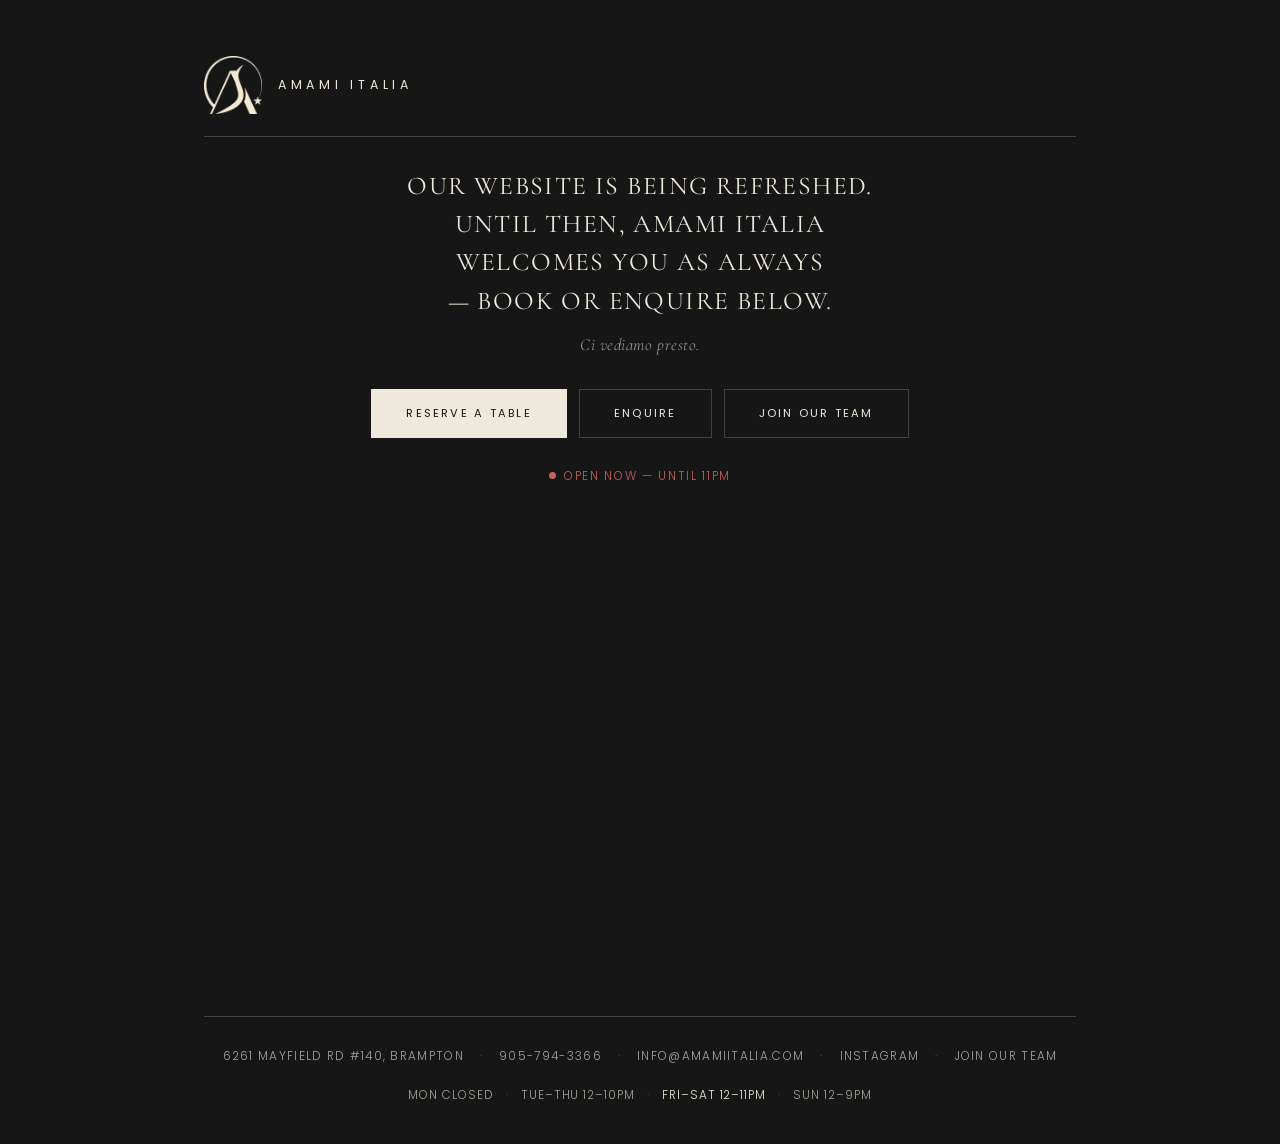
<file: index.html>
<!doctype html>
<html lang="en-CA">
<head>
<meta charset="utf-8">
<meta name="viewport" content="width=device-width,initial-scale=1,viewport-fit=cover">
<title>Amami Italia — Tuscan Restaurant &amp; Lounge in Brampton</title>
<meta name="description" content="Amami Italia — Tuscan restaurant, lounge and catering in Brampton. Our website is being refreshed; reserve a table, call us or enquire here in the meantime.">
<meta name="theme-color" content="#161616">
<meta name="robots" content="index,follow">
<link rel="canonical" href="https://www.amamiitalia.com/">

<link rel="icon" href="assets/favicon.ico" sizes="any">
<link rel="icon" type="image/png" href="assets/favicon-512.png" sizes="512x512">
<link rel="apple-touch-icon" href="assets/apple-touch-icon.png">

<meta property="og:type" content="website">
<meta property="og:site_name" content="Amami Italia">
<meta property="og:locale" content="en_CA">
<meta property="og:url" content="https://www.amamiitalia.com/">
<meta property="og:title" content="Amami Italia — Tuscan Restaurant &amp; Lounge in Brampton">
<meta property="og:description" content="Our website is being refreshed. Until then, reserve a table, call us or enquire.">
<meta property="og:image" content="https://www.amamiitalia.com/assets/og.png">
<meta property="og:image:width" content="1200">
<meta property="og:image:height" content="630">
<meta property="og:image:alt" content="Amami Italia — illustration of the dining room, wine wall and bar.">
<meta name="twitter:card" content="summary_large_image">
<meta name="twitter:image" content="https://www.amamiitalia.com/assets/og.png">

<script type="application/ld+json">{"@context":"https://schema.org","@type":"Restaurant","name":"Amami Italia","url":"https://www.amamiitalia.com/","image":"https://www.amamiitalia.com/assets/og.png","description":"Tuscan restaurant, lounge & catering in Brampton.","telephone":"+1-905-794-3366","email":"info@amamiitalia.com","priceRange":"$$$","servesCuisine":["Italian","Tuscan"],"address":{"@type":"PostalAddress","streetAddress":"6261 Mayfield Rd, #140","addressLocality":"Brampton","addressRegion":"ON","postalCode":"L6P 0X9","addressCountry":"CA"},"openingHoursSpecification":[{"@type":"OpeningHoursSpecification","dayOfWeek":["Tuesday","Wednesday","Thursday"],"opens":"12:00","closes":"22:00"},{"@type":"OpeningHoursSpecification","dayOfWeek":["Friday","Saturday"],"opens":"12:00","closes":"23:00"},{"@type":"OpeningHoursSpecification","dayOfWeek":"Sunday","opens":"12:00","closes":"21:00"}],"acceptsReservations":"https://www.opentable.ca/restref/client/?rid=1470808&lang=en-CA&ot_source=Restaurant%20website","sameAs":["https://www.instagram.com/amamiitalia_official"]}</script>

<link rel="preload" as="font" type="font/woff2" href="assets/fonts/cormorant-garamond-latin-400-normal.woff2" crossorigin>
<link rel="preload" as="font" type="font/woff2" href="assets/fonts/poppins-latin-400-normal.woff2" crossorigin>
<link rel="stylesheet" href="assets/site.css?v=2026-09-17">
</head>
<body>

<a class="skip" href="#main">Skip to content</a>

<main class="stage" id="main">
  <div class="lockup">
    <img class="mark" src="assets/amami-mark-128.png" alt=""
         width="128" height="127" fetchpriority="high" decoding="async">
    <p class="wordmark">AMAMI ITALIA</p>
  </div>

  <h1 class="notice">Our website is being refreshed. Until then, Amami Italia welcomes you as always — book or enquire below.</h1>
  <p class="sign">Ci vediamo presto.</p>

  <div class="actions">
    <a class="btn btn--solid" href="https://www.opentable.ca/restref/client/?rid=1470808&amp;lang=en-CA&amp;ot_source=Restaurant%20website" target="_blank" rel="noopener">Reserve a table</a>
    <a class="btn btn--line btn--call" href="tel:+19057943366">Call us</a>
    <a class="btn btn--line" id="enquire-toggle" href="#enquire" aria-expanded="false" aria-controls="enquire">Enquire</a>
    <a class="btn btn--line" href="/careers">Join Our Team</a>
  </div>

  <p class="status" id="status" role="status"></p>

  <!-- Enquiry. Hidden by JS on load; without JS it simply sits open and
       posts natively, so the form never becomes a dead button. -->
  <section class="enquire" id="enquire" aria-labelledby="enquire-title">
    <h2 class="section-title" id="enquire-title">Send us an enquiry</h2>

    <form class="form" id="enquire-form" method="post" action="/api/enquire">
      <!-- honeypot: real people leave this empty -->
      <p class="hp" aria-hidden="true"><label>Website<input type="text" name="company_website" tabindex="-1" autocomplete="off"></label></p>

      <div class="field">
        <label for="e-name">Name</label>
        <input id="e-name" name="name" type="text" autocomplete="name" required>
      </div>

      <div class="field-row">
        <div class="field">
          <label for="e-email">Email</label>
          <input id="e-email" name="email" type="email" autocomplete="email" required>
        </div>
        <div class="field">
          <label for="e-phone">Phone</label>
          <input id="e-phone" name="phone" type="tel" autocomplete="tel" required>
        </div>
      </div>

      <div class="field">
        <label for="e-type">What is this about</label>
        <select id="e-type" name="type" required>
          <option value="">Choose one</option>
          <option>Private event or party</option>
          <option>Catering</option>
          <option>Large group booking</option>
          <option>Media or partnership</option>
          <option>Something else</option>
        </select>
      </div>

      <div class="field-row">
        <div class="field">
          <label for="e-date">Date <span class="opt">optional</span></label>
          <input id="e-date" name="date" type="date">
        </div>
        <div class="field">
          <label for="e-guests">Guests <span class="opt">optional</span></label>
          <input id="e-guests" name="guests" type="number" min="1" max="500" inputmode="numeric">
        </div>
      </div>

      <div class="field">
        <label for="e-message">Tell us a little more</label>
        <textarea id="e-message" name="message" rows="4" required></textarea>
      </div>

      <p class="form-error" id="enquire-error" role="alert" hidden></p>

      <button class="btn btn--solid form-submit" type="submit" id="enquire-submit">Send enquiry</button>
      <p class="form-note">We reply from <a href="mailto:info@amamiitalia.com">info@amamiitalia.com</a>, usually within a day.</p>
    </form>

    <p class="form-done" id="enquire-done" role="status" hidden>
      Grazie — your enquiry is with us. We will be in touch shortly.
    </p>
  </section>

  <figure class="scene">
    <picture>
      <source type="image/webp"
              srcset="assets/storefront-480.webp 480w,
                      assets/storefront-720.webp 720w,
                      assets/storefront-954.webp 954w"
              sizes="(max-width: 560px) calc(100vw - 48px), (max-width: 968px) calc(100vw - 48px), 872px">
      <img src="assets/storefront.png" alt="Illustration of the Amami Italia dining room — the wine wall, the bar, and the team walking the floor" width="954" height="506" loading="lazy" decoding="async">
    </picture>
  </figure>

  <footer class="detail">
    <div class="detail__row">
      <a href="https://www.google.com/maps/dir/?api=1&amp;destination=6261+Mayfield+Rd+%23140,+Brampton,+ON+L6P+0X9" target="_blank" rel="noopener">6261 Mayfield Rd #140, Brampton</a>
      <span class="sep">·</span>
      <a href="tel:+19057943366">905-794-3366</a>
      <span class="sep">·</span>
      <a href="mailto:info@amamiitalia.com">info@amamiitalia.com</a>
      <span class="sep">·</span>
      <a href="https://www.instagram.com/amamiitalia_official" target="_blank" rel="noopener">Instagram</a>
      <span class="sep">·</span>
      <a href="/careers">Join Our Team</a>
    </div>
    <div class="detail__row detail__hours">
      <span data-day="1">Mon closed</span><span class="sep">·</span>
      <span data-day="2,3,4">Tue–Thu 12–10pm</span><span class="sep">·</span>
      <span data-day="5,6">Fri–Sat 12–11pm</span><span class="sep">·</span>
      <span data-day="0">Sun 12–9pm</span>
    </div>
  </footer>
</main>

<script>
(function () {
  // Hours in the restaurant's own timezone, so the answer is right
  // whatever timezone the visitor is browsing from.
  var TZ = 'America/Toronto';
  var HOURS = { 0:[12,21], 1:null, 2:[12,22], 3:[12,22], 4:[12,22], 5:[12,23], 6:[12,23] };
  var DAYS  = ['Sunday','Monday','Tuesday','Wednesday','Thursday','Friday','Saturday'];

  function localNow() {
    var p, parts = {};
    try {
      p = new Intl.DateTimeFormat('en-CA', {
        timeZone: TZ, weekday: 'short', hour: 'numeric', minute: 'numeric', hour12: false
      }).formatToParts(new Date());
    } catch (e) { return null; }           // no Intl/tz support → leave the list alone
    p.forEach(function (x) { parts[x.type] = x.value; });
    var wd = ['Sun','Mon','Tue','Wed','Thu','Fri','Sat'].indexOf(parts.weekday);
    var hh = parseInt(parts.hour, 10);
    if (wd < 0 || isNaN(hh)) return null;
    return { day: wd, mins: (hh % 24) * 60 + parseInt(parts.minute, 10) };
  }

  function label(h) { var m = h % 12 || 12; return m + (h >= 12 && h < 24 ? 'pm' : 'am'); }

  function nextOpening(day) {
    for (var i = 1; i <= 7; i++) {
      var d = (day + i) % 7;
      if (HOURS[d]) return (i === 1 ? 'tomorrow' : DAYS[d]) + ' at ' + label(HOURS[d][0]);
    }
    return null;
  }

  var now = localNow();
  if (!now) return;

  var el = document.getElementById('status');
  var today = HOURS[now.day];
  var open = today && now.mins >= today[0] * 60 && now.mins < today[1] * 60;
  var text;

  if (open) {
    text = 'Open now — until ' + label(today[1]);
  } else if (today && now.mins < today[0] * 60) {
    text = 'Opens today at ' + label(today[0]);
  } else {
    var nxt = nextOpening(now.day);
    text = nxt ? 'Closed — opens ' + nxt : 'Closed';
  }

  el.setAttribute('data-state', open ? 'open' : 'closed');
  el.innerHTML = '<span class="status__dot" aria-hidden="true"></span>';
  el.appendChild(document.createTextNode(text));

  // Mark today's entry in the hours list so it's findable at a glance.
  var cells = document.querySelectorAll('.detail__hours [data-day]');
  for (var i = 0; i < cells.length; i++) {
    var days = cells[i].getAttribute('data-day').split(',');
    if (days.indexOf(String(now.day)) !== -1) {
      cells[i].setAttribute('data-today', '');
      break;
    }
  }
})();
</script>

<script src="assets/enquiry.js?v=2026-09-17" defer></script>

</body>
</html>
</file>
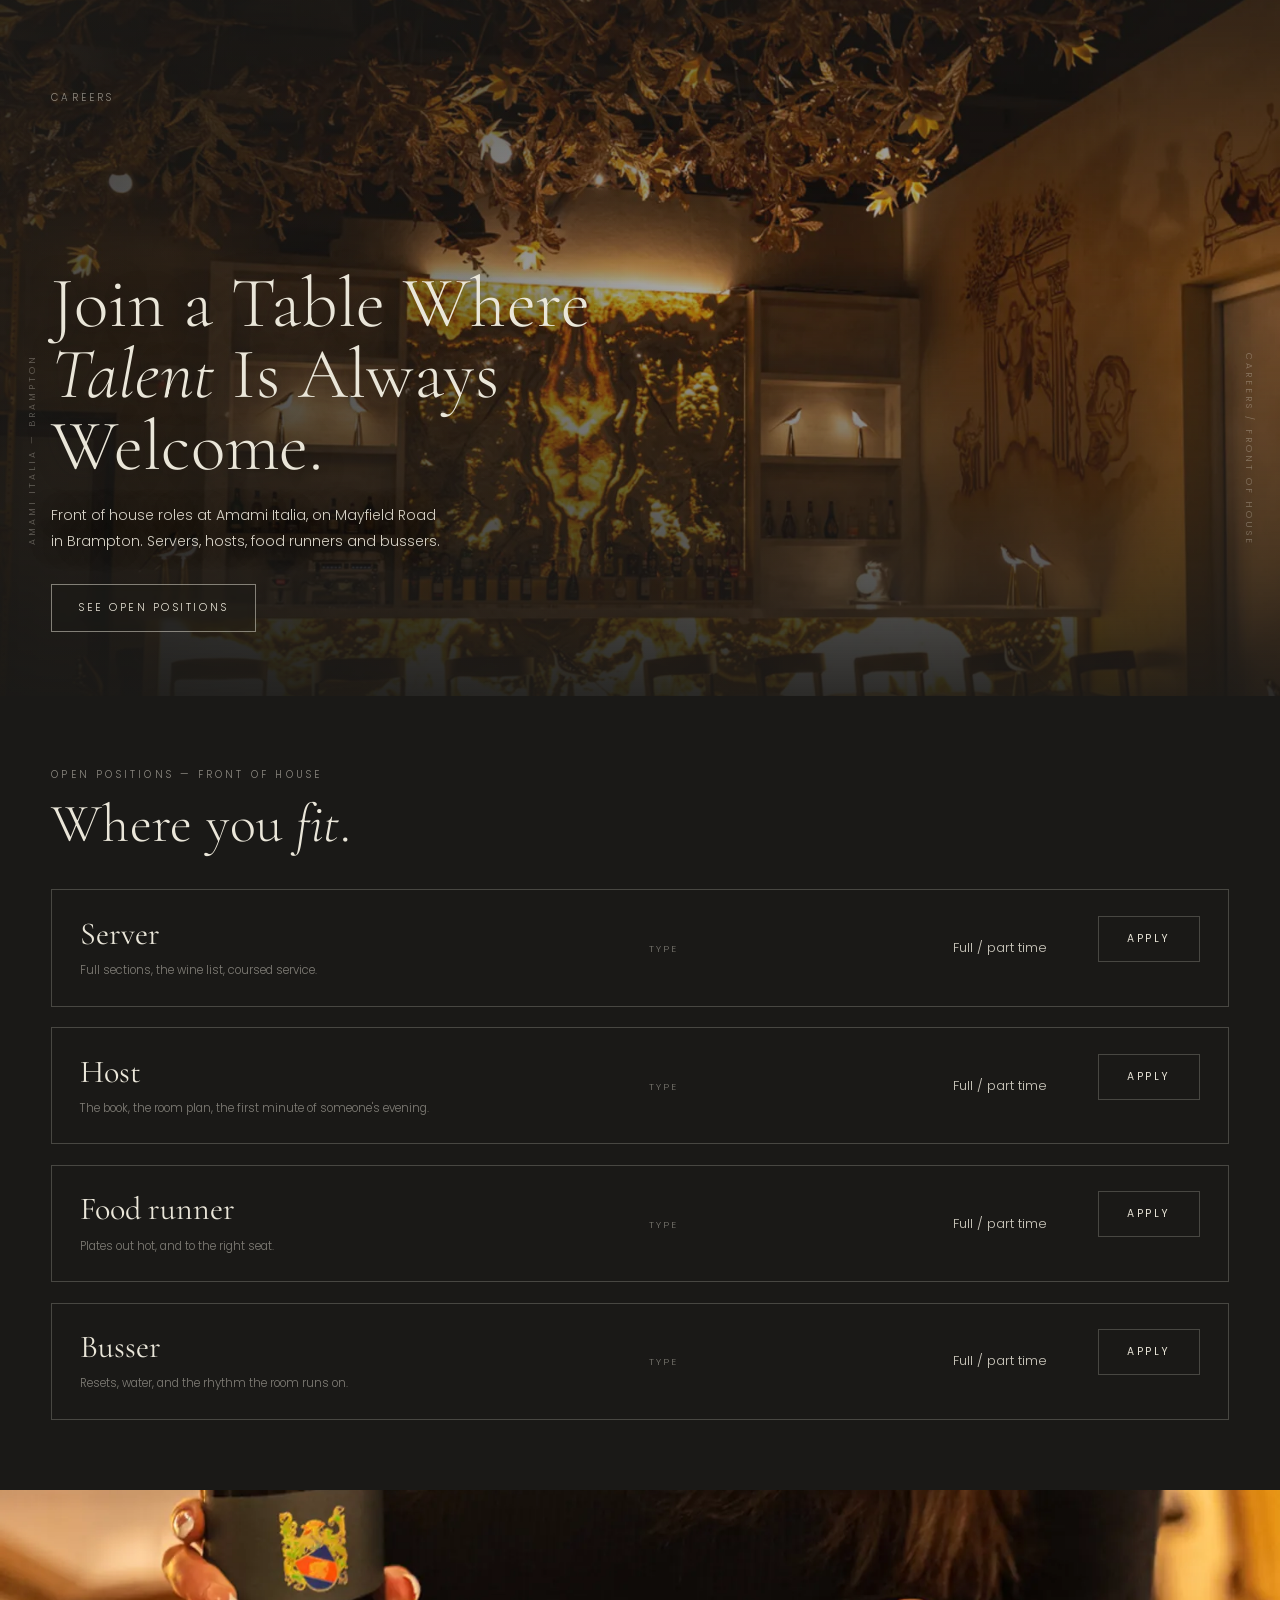
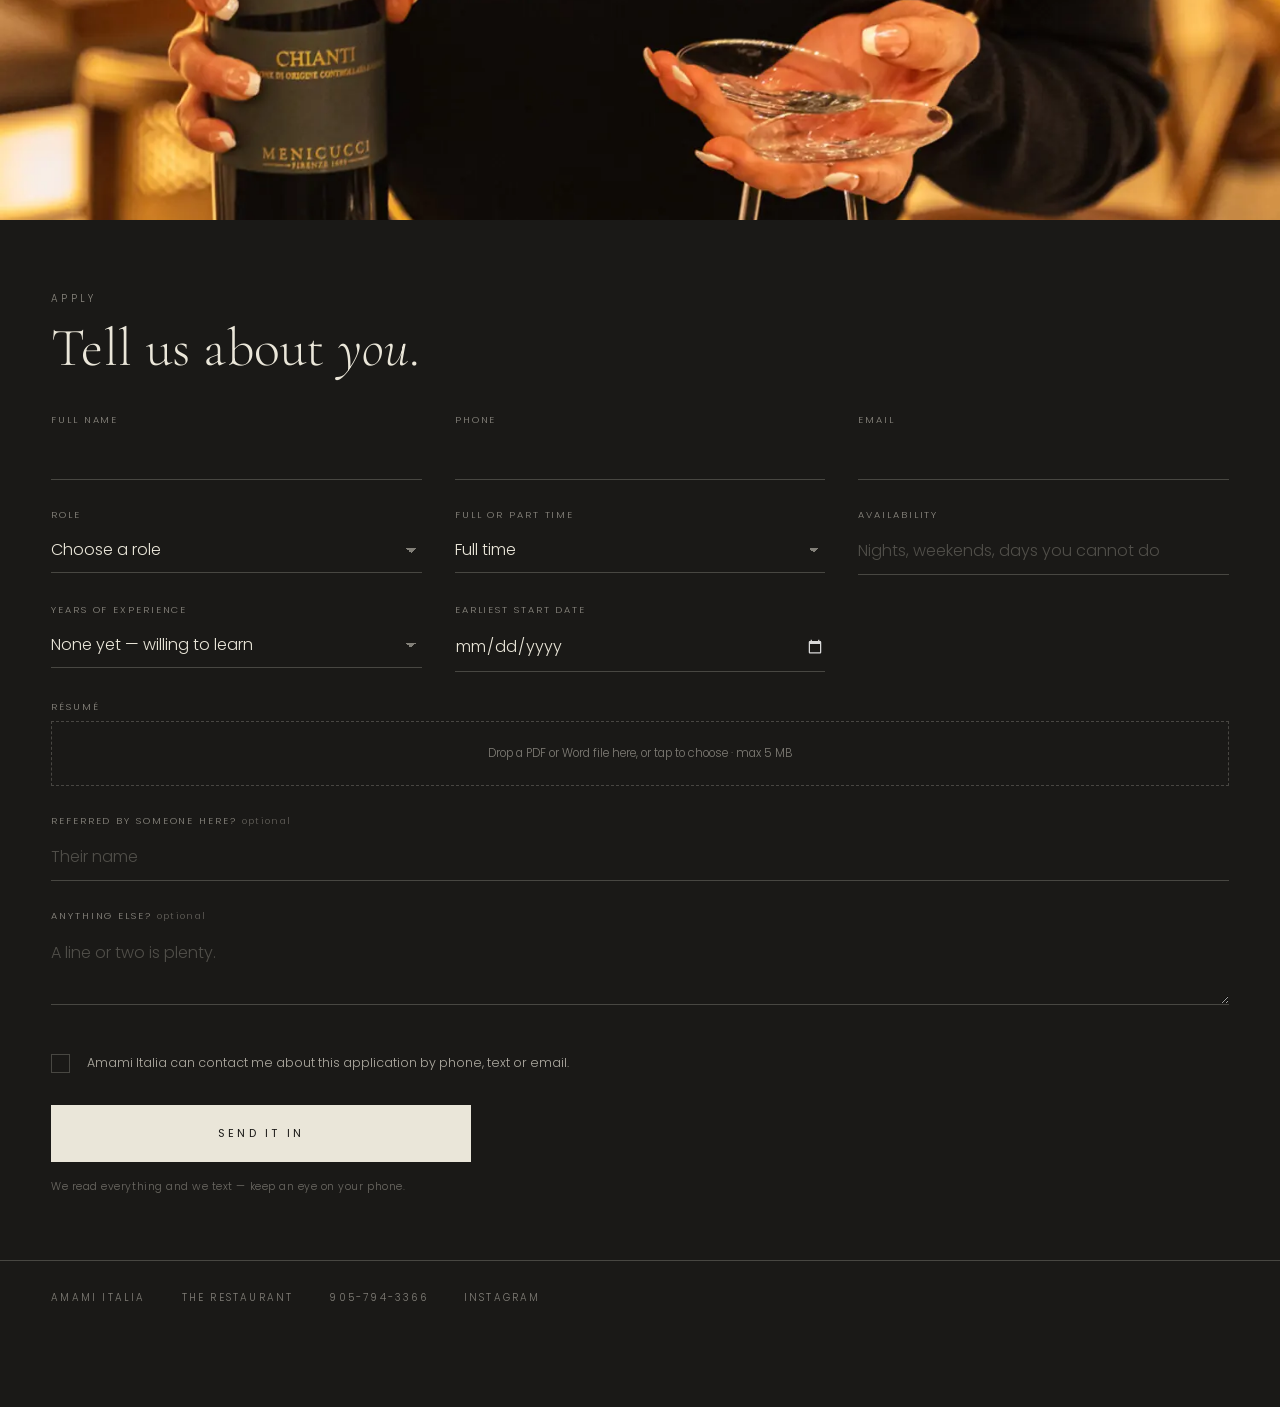
<file: careers/index.html>
<!DOCTYPE html>
<html lang="en">
<head>
<meta charset="utf-8">
<meta name="viewport" content="width=device-width, initial-scale=1">
<title>Careers — Amami Italia, Brampton</title>
<meta name="description" content="Front of house roles at Amami Italia, a Tuscan restaurant and lounge on Mayfield Road in Brampton. Servers, hosts, food runners and bussers.">
<link rel="canonical" href="https://www.amamiitalia.com/careers">
<link rel="icon" href="/favicon.ico" sizes="32x32">
<link rel="icon" type="image/png" href="/icon-32.png" sizes="32x32">
<link rel="icon" type="image/png" href="/icon-192.png" sizes="192x192">
<link rel="apple-touch-icon" href="/icon-180.png">
<link rel="manifest" href="/site.webmanifest">
<meta name="theme-color" content="#1A1917">

<meta property="og:type" content="website">
<meta property="og:title" content="Careers — Amami Italia, Brampton">
<meta property="og:description" content="Front of house roles at Amami Italia, Brampton.">
<meta property="og:url" content="https://www.amamiitalia.com/careers">
<meta property="og:image" content="https://www.amamiitalia.com/_assets/img/foh-service.jpg">
<meta name="twitter:card" content="summary_large_image">

<link rel="preconnect" href="https://fonts.googleapis.com">
<link rel="preconnect" href="https://fonts.gstatic.com" crossorigin>
<link href="https://fonts.googleapis.com/css2?family=Cormorant+Garamond:ital,wght@0,300;0,400;1,300&family=Poppins:wght@300;400&display=swap" rel="stylesheet">
<link rel="stylesheet" href="/_assets/careers.css">
</head>
<body>

<div class="folio folio-l"><span>Amami Italia — Brampton</span></div>
<div class="folio folio-r"><span>Careers / Front of House</span></div>

<main class="page">



  <!-- ---------------- hero: full bleed ---------------- -->
  <header class="hero">
    <picture>
      <source type="image/webp" sizes="100vw"
              srcset="/_assets/img/hero-room-640.webp 640w, /_assets/img/hero-room-1000.webp 1000w, /_assets/img/hero-room-1500.webp 1500w">
      <img class="hero__bg" sizes="100vw"
           srcset="/_assets/img/hero-room-640.jpg 640w, /_assets/img/hero-room-1000.jpg 1000w, /_assets/img/hero-room-1500.jpg 1500w"
           src="/_assets/img/hero-room-1000.jpg"
           alt="The dining room at Amami Italia, gilded branch canopy above the lit bar"
           width="1500" height="845" fetchpriority="high" decoding="async">
    </picture>
    <div class="hero__inner">
      <div class="edition">
        <p class="eyebrow">Careers</p>
      </div>
      <h1>Join a Table Where <em>Talent</em> Is Always Welcome.</h1>
      <p class="standfirst">Front of house roles at Amami Italia, on Mayfield Road in Brampton. Servers, hosts, food runners and bussers.</p>
      <a class="cta" href="#positions">See open positions</a>
    </div>
  </header>

  <!-- ---------------- open positions ----------------
       One .pos block per opening. data-role is what the form's Role
       dropdown is built from, so the two can never drift apart.
       To add a role, copy a block. To close one, delete it. -->
  <section class="section inset" id="positions">
    <div class="section__head">
      <p class="eyebrow">Open positions — front of house</p>
      <h2>Where you <em>fit</em>.</h2>
    </div>

    <div class="posgrid">

      <article class="pos" data-role="Server">
        <h3>Server</h3>
        <dl class="pos__facts">
          <div><dt>Type</dt><dd>Full / part time</dd></div>
        </dl>
        <p class="pos__note">Full sections, the wine list, coursed service.</p>
        <button type="button" class="pos__apply" data-apply="Server">Apply</button>
      </article>

      <article class="pos" data-role="Host">
        <h3>Host</h3>
        <dl class="pos__facts">
          <div><dt>Type</dt><dd>Full / part time</dd></div>
        </dl>
        <p class="pos__note">The book, the room plan, the first minute of someone's evening.</p>
        <button type="button" class="pos__apply" data-apply="Host">Apply</button>
      </article>

      <article class="pos" data-role="Food runner">
        <h3>Food runner</h3>
        <dl class="pos__facts">
          <div><dt>Type</dt><dd>Full / part time</dd></div>
        </dl>
        <p class="pos__note">Plates out hot, and to the right seat.</p>
        <button type="button" class="pos__apply" data-apply="Food runner">Apply</button>
      </article>

      <article class="pos" data-role="Busser">
        <h3>Busser</h3>
        <dl class="pos__facts">
          <div><dt>Type</dt><dd>Full / part time</dd></div>
        </dl>
        <p class="pos__note">Resets, water, and the rhythm the room runs on.</p>
        <button type="button" class="pos__apply" data-apply="Busser">Apply</button>
      </article>

    </div>
  </section>

  <!-- full-bleed service band -->
  <figure class="band">
    <picture>
      <source type="image/webp" sizes="100vw"
              srcset="/_assets/img/band-service-640.webp 640w, /_assets/img/band-service-1000.webp 1000w, /_assets/img/band-service-1500.webp 1500w">
      <img sizes="100vw"
           srcset="/_assets/img/band-service-640.jpg 640w, /_assets/img/band-service-1000.jpg 1000w, /_assets/img/band-service-1500.jpg 1500w"
           src="/_assets/img/band-service-1000.jpg"
           alt="A server carrying a bottle of Chianti and two glasses through the dining room"
           width="1500" height="567" loading="lazy" decoding="async">
    </picture>
  </figure>

  <!-- ---------------- apply ---------------- -->
  <section class="section inset" id="apply">
    <div class="section__head">
      <p class="eyebrow">Apply</p>
      <h2>Tell us about <em>you</em>.</h2>
    </div>

    <form id="apply-form" novalidate>

      <div class="hp" aria-hidden="true">
        <label>Company website <input type="text" name="company_website" tabindex="-1" autocomplete="off"></label>
      </div>

      <div class="fgrid">

        <div class="f">
          <label for="f-name">Full name</label>
          <input type="text" id="f-name" name="name" autocomplete="name" required>
        </div>

        <div class="f">
          <label for="f-phone">Phone</label>
          <input type="tel" id="f-phone" name="phone" autocomplete="tel" required>
        </div>

        <div class="f">
          <label for="f-email">Email</label>
          <input type="email" id="f-email" name="email" autocomplete="email" required>
        </div>

        <div class="f">
          <label for="f-role">Role</label>
          <select id="f-role" name="role" required>
            <option value="">Choose a role</option>
          </select>
        </div>

        <div class="f">
          <label for="f-type">Full or part time</label>
          <select id="f-type" name="employment">
            <option>Full time</option>
            <option>Part time</option>
            <option>Either</option>
          </select>
        </div>

        <div class="f">
          <label for="f-avail">Availability</label>
          <input type="text" id="f-avail" name="availability" placeholder="Nights, weekends, days you cannot do">
        </div>

        <div class="f">
          <label for="f-years">Years of experience</label>
          <select id="f-years" name="experience">
            <option>None yet — willing to learn</option>
            <option>Under a year</option>
            <option>1–2 years</option>
            <option>3–5 years</option>
            <option>5 years or more</option>
          </select>
        </div>

        <div class="f">
          <label for="f-start">Earliest start date</label>
          <input type="date" id="f-start" name="start">
        </div>

        <div class="f f--wide">
          <label for="f-cv">Résumé</label>
          <div class="drop" id="drop">
            <input type="file" id="f-cv" name="resume"
                   required
                   accept=".pdf,.doc,.docx,application/pdf,application/msword,application/vnd.openxmlformats-officedocument.wordprocessingml.document">
            <p class="drop__label" id="drop-label">Drop a PDF or Word file here, or tap to choose · max 5&nbsp;MB</p>
          </div>
        </div>

        <div class="f f--wide">
          <label for="f-ref">Referred by someone here? <span class="opt">optional</span></label>
          <input type="text" id="f-ref" name="referral" placeholder="Their name">
        </div>

        <div class="f f--wide">
          <label for="f-note">Anything else? <span class="opt">optional</span></label>
          <textarea id="f-note" name="message" rows="2" placeholder="A line or two is plenty."></textarea>
        </div>

      </div>

      <label class="consent">
        <input type="checkbox" name="consent" value="yes" required>
        <p>Amami Italia can contact me about this application by phone, text or email.</p>
      </label>

      <p class="error" id="form-error" hidden></p>

      <button type="submit" id="submit-btn">Send it in</button>
      <p class="note">We read everything and we text — keep an eye on your phone.</p>
    </form>

    <div id="done" hidden>
      <p class="eyebrow">Received</p>
      <h2>Grazie.</h2>
      <p>We have your application. Keep an eye on your phone.</p>
      <div class="rule"></div>
    </div>
  </section>

  <div class="foot inset">
    <span>Amami Italia</span>
    <a href="/">The restaurant</a>
    <a href="tel:+19057943366">905-794-3366</a>
    <a href="https://www.instagram.com/amamiitalia_official">Instagram</a>
  </div>

</main>

<script src="/_assets/careers.js"></script>
</body>
</html>
</file>
<file: assets/site.css>
/* ==========================================================================
   Fonts — self-hosted
   Only the four faces this page actually sets, latin subset, woff2 only.
   Served from our own origin: no render-blocking hop to fonts.googleapis.com,
   no second connection to fonts.gstatic.com, and nothing downloaded for
   weights the page never uses. ~57KB total, cached a year by vercel.json.
   ========================================================================== */

@font-face{
  font-family:"Cormorant Garamond";
  font-style:normal; font-weight:400; font-display:swap;
  src:url("fonts/cormorant-garamond-latin-400-normal.woff2") format("woff2");
}
@font-face{
  font-family:"Cormorant Garamond";
  font-style:italic; font-weight:300; font-display:swap;
  src:url("fonts/cormorant-garamond-latin-300-italic.woff2") format("woff2");
}
@font-face{
  font-family:"Poppins";
  font-style:normal; font-weight:300; font-display:swap;
  src:url("fonts/poppins-latin-300-normal.woff2") format("woff2");
}
@font-face{
  font-family:"Poppins";
  font-style:normal; font-weight:400; font-display:swap;
  src:url("fonts/poppins-latin-400-normal.woff2") format("woff2");
}

/* ==========================================================================
   Amami Italia — shared styles
   Palette and type are taken from the brand deck:
   Charcoal Black / Warm Beige / Mist Blue / Tuscan Brown / Medium Rare Red,
   Cormorant Garamond (display) + Poppins (body).
   ========================================================================== */

:root{
  --mist:      #cbd6e3;
  --charcoal:  #161616;
  --beige:     #eee9da;
  --brown:     #462e24;
  --rare:      #812b28;
  /* The page runs on Charcoal with Warm Beige type. Mist Blue and Tuscan
     Brown stay where the deck puts them — the illustration's sky band and
     the careers role cards — so nothing is dropped from the palette. */
  --paper:     var(--charcoal);
  --ink:       var(--beige);
  /* .68 alpha keeps secondary type at 7.4:1 on charcoal — AA for small text */
  --ink-soft:  rgba(238,233,218,.68);
  --rule:      rgba(238,233,218,.20);
  /* Medium Rare Red only reaches 2.3:1 as type on charcoal, so it is used as
     a fill; this lifted tint of it carries the accent where type needs it. */
  --accent:    #c9605a;

  --display: "Cormorant Garamond", "Cormorant", Georgia, "Times New Roman", serif;
  --body:    "Poppins", "Helvetica Neue", Arial, sans-serif;
}

*,*::before,*::after{ box-sizing:border-box; }

html{ color-scheme:dark; -webkit-text-size-adjust:100%; }

body{
  margin:0;
  background:var(--paper);
  color:var(--ink);
  font-family:var(--body);
  font-weight:300;
  -webkit-font-smoothing:antialiased;
}

/* Keyboard users land on a skip link before anything else. */
.skip{
  position:absolute; left:-9999px;
  padding:12px 18px;
  background:var(--beige); color:var(--charcoal);
  font-size:.75rem; letter-spacing:.14em; text-transform:uppercase; text-decoration:none;
  z-index:10;
}
.skip:focus{ left:16px; top:16px; }

/* The letterhead rule spans the column; everything under it is centred,
   the way the page read before. */
.stage{
  max-width:920px;
  margin:0 auto;
  padding-inline:max(24px, env(safe-area-inset-left));
  padding-block:56px 40px;
  display:flex;
  flex-direction:column;
  align-items:center;
  gap:30px;
  text-align:center;
}

/* ---- logo lockup ---- */
/* Mark and wordmark ride together on one baseline, letterhead-style, so the
   brand signs the page without competing with the headline. */
.lockup{
  display:flex;
  align-items:center;
  gap:16px;
  width:100%;
  padding-bottom:22px;
  border-bottom:1px solid var(--rule);
}

.mark{
  width:58px; height:auto; display:block; flex:none;
  /* invert flips the black artwork to light; the sepia/hue pass warms that
     white toward Warm Beige so the mark matches the type beside it. */
  filter:invert(1) sepia(24%) saturate(180%) hue-rotate(350deg) brightness(.97);
}

.wordmark{
  margin:0;
  font-family:var(--body);
  font-weight:400;
  font-size:.78rem;
  letter-spacing:.38em;
  line-height:1;
  color:var(--ink);
}
.wordmark a{ color:inherit; text-decoration:none; }
.wordmark a:focus-visible{ outline:2px solid var(--accent); outline-offset:6px; }


/* A quiet label under the wordmark, e.g. "Careers" */
.eyebrow{
  margin:-22px 0 0;
  font-family:var(--display);
  font-size:1.05rem;
  font-style:italic;
  font-weight:300;
  letter-spacing:.16em;
  text-transform:uppercase;
  color:var(--brown);
}

/* ---- prose ---- */
.notice{
  margin:0;
  max-width:44ch;
  font-family:var(--display);
  font-weight:400;
  font-size:clamp(1.15rem,1rem + 1.1vw,1.6rem);
  line-height:1.5;
  letter-spacing:.055em;
  text-transform:uppercase;
  text-wrap:balance;
}

.lede{
  margin:0;
  max-width:60ch;
  font-size:.95rem;
  line-height:1.75;
  color:var(--ink-soft);
  text-wrap:pretty;
}

.sign{
  margin:-16px 0 0;
  font-family:var(--display);
  font-style:italic;
  font-weight:300;
  font-size:1.05rem;
  letter-spacing:.03em;
  color:var(--ink-soft);
}

/* ---- actions ---- */
.actions{
  display:flex;
  flex-wrap:wrap;
  justify-content:center;
  gap:12px;
  width:100%;
  margin-top:4px;
}

.btn{
  display:inline-flex;
  align-items:center;
  justify-content:center;
  min-height:48px;              /* comfortable tap target */
  padding:15px 34px;
  font-family:var(--body);
  font-size:.7rem;
  font-weight:400;
  letter-spacing:.2em;
  text-transform:uppercase;
  text-decoration:none;
  border:1px solid var(--ink);
  transition:background-color .25s ease,color .25s ease,border-color .25s ease;
}
.btn--solid{ background:var(--beige); color:var(--charcoal); }
.btn--solid:hover,.btn--solid:focus-visible{ background:var(--rare); border-color:var(--rare); color:var(--beige); }
.btn--line{ background:transparent; color:var(--ink); border-color:var(--rule); }
.btn--line:hover,.btn--line:focus-visible{ background:var(--rare); border-color:var(--rare); color:var(--beige); }
.btn:focus-visible{ outline:2px solid var(--accent); outline-offset:3px; }

/* Calling is the top task on a phone, secondary on a desktop */
.btn--call{ display:none; }

/* ---- open-now status ---- */
.status{
  margin:0;
  min-height:1.1em;             /* reserve space so JS can't shift the layout */
  font-size:.74rem;
  letter-spacing:.14em;
  text-transform:uppercase;
  color:var(--ink-soft);
}
.status__dot{
  display:inline-block;
  width:7px; height:7px;
  margin-inline-end:8px;
  border-radius:50%;
  background:currentColor;
  vertical-align:.08em;
}
.status[data-state="open"]{ color:var(--accent); }

/* ---- the room ---- */
.scene{ margin:8px 0 0; width:100%; }
/* The artwork's corners are transparent, so a border would draw a rectangle
   the illustration does not fill. Left unframed, those corners fall away into
   the page and the room reads as lit against the dark. */
.scene img{ display:block; width:100%; max-width:100%; height:auto; }

/* ---- roles (careers) ---- */
.roles{
  width:100%;
  display:grid;
  grid-template-columns:repeat(auto-fit,minmax(220px,1fr));
  gap:1px;                       /* hairline grid drawn by the background */
  background:var(--rule);
  border:1px solid var(--rule);
  text-align:left;
}
.role{
  background:var(--mist);
  padding:26px 24px;
  display:flex;
  flex-direction:column;
  gap:8px;
}
.role h3{
  margin:0;
  font-family:var(--display);
  font-weight:500;
  font-size:1.2rem;
  letter-spacing:.06em;
  text-transform:uppercase;
}
.role p{
  margin:0;
  font-size:.82rem;
  line-height:1.7;
  color:var(--ink-soft);
}

/* ---- section heading ---- */
.section-title{
  margin:0;
  font-size:.72rem;
  font-weight:400;
  letter-spacing:.24em;
  text-transform:uppercase;
  color:var(--ink-soft);
}

/* ---- details / footer ---- */
.detail{
  width:100%;
  border-top:1px solid var(--rule);
  padding-top:22px;
  display:flex;
  flex-direction:column;
  gap:6px;
  font-size:.74rem;
  letter-spacing:.11em;
  text-transform:uppercase;
  color:var(--ink-soft);
}
.detail a{
  display:inline-block;
  padding:9px 2px;              /* ≥44px tall hit area */
  color:inherit;
  text-decoration:none;
  border-bottom:1px solid transparent;
  transition:color .2s ease,border-color .2s ease;
}
.detail a:hover,.detail a:focus-visible{ color:var(--accent); border-bottom-color:var(--accent); }
.detail a:focus-visible{ outline:2px solid var(--accent); outline-offset:2px; }
.detail a[aria-current="page"]{ color:var(--ink); border-bottom-color:var(--rule); }
.detail__row{
  display:flex;
  flex-wrap:wrap;
  justify-content:center;
  align-items:center;
  gap:0 14px;
}
.sep{ color:rgba(238,233,218,.38); }
.detail__hours{ letter-spacing:.08em; gap:4px 12px; padding-top:6px; }
.detail__hours span{ white-space:nowrap; }
.detail__hours [data-today]{ color:var(--ink); }

/* ==========================================================================
   Phones
   ========================================================================== */
@media (max-width:560px){
  .stage{ padding-block:36px 32px; gap:24px; }
  .mark{ width:46px; }

  .lockup{ gap:12px; padding-bottom:18px; }
  .wordmark{ font-size:.66rem; letter-spacing:.3em; }

  /* Stack the actions full-width so each is an easy, unambiguous tap. */
  .actions{ flex-direction:column; align-items:stretch; gap:10px; max-width:340px; }
  .btn{ width:100%; padding:16px 20px; }
  .btn--call{ display:inline-flex; }

  .roles{ grid-template-columns:1fr; }
  .role{ padding:22px 20px; }

  .detail{ gap:2px; }
  .detail__row{ flex-direction:column; align-items:center; gap:0; }
  .detail__row .sep{ display:none; }
  .detail a{ padding:11px 2px; }
  .detail__hours{
    flex-direction:row; flex-wrap:wrap; justify-content:center;
    gap:4px 10px; font-size:.7rem; padding-top:10px;
  }
  .detail__hours .sep{ display:inline; }
}

@media (prefers-reduced-motion:reduce){
  *{ transition:none !important; }
}

/* ==========================================================================
   Enquiry form
   Lives under the actions row on the holding page. Quiet by default — the
   panel only opens when someone asks for it, so the page stays a held breath.
   ========================================================================== */

.enquire{
  width:100%;
  max-width:560px;
  text-align:left;
  border-top:1px solid var(--rule);
  padding-top:26px;
  display:flex;
  flex-direction:column;
  gap:20px;
  animation:enquire-in .32s ease both;
}
.enquire[hidden]{ display:none; }
.enquire .section-title{ text-align:center; }

@keyframes enquire-in{
  from{ opacity:0; transform:translateY(-6px); }
  to  { opacity:1; transform:none; }
}
@media (prefers-reduced-motion:reduce){
  .enquire{ animation:none; }
}

.form{ display:flex; flex-direction:column; gap:16px; }
.form[hidden]{ display:none; }

.field{ display:flex; flex-direction:column; gap:7px; flex:1 1 0; min-width:0; }
.field-row{ display:flex; gap:14px; }

.field label{
  font-size:.66rem;
  letter-spacing:.18em;
  text-transform:uppercase;
  color:var(--ink-soft);
}
.field .opt{
  letter-spacing:.08em;
  text-transform:none;
  font-style:italic;
  opacity:.7;
}

.field input,
.field select,
.field textarea{
  width:100%;
  min-height:46px;
  padding:12px 14px;
  font-family:var(--body);
  font-size:.9rem;
  font-weight:300;
  color:var(--ink);
  background:rgba(238,233,218,.06);
  border:1px solid var(--rule);
  border-radius:0;
  transition:border-color .2s ease, background-color .2s ease;
  -webkit-appearance:none;
  appearance:none;
}
.field textarea{ min-height:112px; resize:vertical; line-height:1.65; }

/* the caret, drawn rather than borrowed, so it matches the palette */
.field select{
  background-image:url("data:image/svg+xml,%3Csvg xmlns='http://www.w3.org/2000/svg' width='10' height='6' viewBox='0 0 10 6'%3E%3Cpath d='M1 1l4 4 4-4' fill='none' stroke='%23eee9da' stroke-width='1.2'/%3E%3C/svg%3E");
  background-repeat:no-repeat;
  background-position:right 14px center;
  padding-right:36px;
}

.field input:hover,
.field select:hover,
.field textarea:hover{ border-color:rgba(238,233,218,.42); }

.field input:focus,
.field select:focus,
.field textarea:focus{
  outline:none;
  background:rgba(238,233,218,.11);
  border-color:var(--ink-soft);
  box-shadow:0 0 0 2px rgba(238,233,218,.14);
}

.field input::placeholder,
.field textarea::placeholder{ color:rgba(238,233,218,.38); }

/* honeypot — present for bots, gone for everyone else */
.hp{ position:absolute; left:-9999px; width:1px; height:1px; overflow:hidden; }

.form-submit{ align-self:flex-start; margin-top:4px; }
.form-submit[disabled]{ opacity:.6; cursor:progress; }

.form-note{
  margin:0;
  font-size:.72rem;
  line-height:1.6;
  letter-spacing:.04em;
  color:var(--ink-soft);
}
.form-note a{ color:inherit; text-decoration:underline; text-underline-offset:3px; }
.form-note a:hover{ color:var(--accent); }

.form-error{
  margin:0;
  padding:11px 14px;
  font-size:.78rem;
  line-height:1.6;
  color:var(--accent);
  background:rgba(201,96,90,.1);
  border-left:2px solid var(--accent);
}
.form-error[hidden]{ display:none; }

.form-done{
  margin:0;
  padding:22px 20px;
  font-family:var(--display);
  font-size:1.15rem;
  font-weight:400;
  letter-spacing:.05em;
  line-height:1.55;
  text-align:center;
  color:var(--ink);
  border:1px solid var(--rule);
  background:rgba(238,233,218,.06);
}
.form-done[hidden]{ display:none; }

@media (max-width:560px){
  .enquire{ padding-top:22px; gap:16px; }
  .field-row{ flex-direction:column; gap:16px; }
  .form-submit{ align-self:stretch; }
}
</file>
<file: _assets/careers.css>
/* ==========================================================================
   Amami Italia — Careers
   Palette, the two faces and the type treatment are taken from
   amami.etherealpr.com. The layout is this page's own: a wide desktop grid
   rather than that page's 660px single column.
   ========================================================================== */

:root{
  --charcoal:#1A1917;
  --beige:#EAE6D9;
  --mist:#CFD6E5;
  --tuscan:#3A2A1F;
  --rare:#7C302C;
  --rose:#C8837E;
  --rule:rgba(234,230,217,.22);
  --rule-soft:rgba(234,230,217,.10);
  --pad:clamp(22px,4vw,56px);
}

*{box-sizing:border-box;}
html,body{margin:0;padding:0;}
html{scroll-behavior:smooth;}

body{
  background:var(--charcoal);
  color:var(--beige);
  font-family:'Poppins',sans-serif;
  font-weight:300;
  -webkit-font-smoothing:antialiased;
  min-height:100vh;
}

img{display:block;max-width:100%;}

/* ---------- folio rails — only where there is margin to spare ---------- */
.folio{display:none;}
@media (min-width:1280px){
  .folio{
    position:fixed;top:0;bottom:0;width:64px;
    display:flex;align-items:center;justify-content:center;
    font-size:9px;letter-spacing:.34em;text-transform:uppercase;
    color:rgba(234,230,217,.35);pointer-events:none;z-index:2;
  }
  .folio span{writing-mode:vertical-rl;}
  .folio-l{left:0;}
  .folio-l span{transform:rotate(180deg);}
  .folio-r{right:0;}
}

/* ---------- shell ----------
   The page itself is full width. Sections carry their own inset so a photo
   band can break out to the screen edges between them. */
.page{
  width:100%;margin:0;padding:0 0 clamp(56px,7vw,96px);
  position:relative;z-index:1;
}
.inset{
  width:100%;
  padding-inline:var(--pad);
  margin-inline:auto;
  max-width:1680px;
}

.eyebrow{
  font-size:10px;letter-spacing:.32em;text-transform:uppercase;
  color:rgba(234,230,217,.55);margin:0;
}

/* ---------- hero: full bleed ---------- */
.hero{
  position:relative;
  min-height:min(74vh,660px);
  display:flex;align-items:flex-end;
  padding:clamp(40px,7vw,90px) var(--pad) clamp(34px,5vw,64px);
  overflow:hidden;isolation:isolate;
}
.hero__bg{
  position:absolute;inset:0;z-index:-2;
  width:100%;height:100%;object-fit:cover;object-position:50% 46%;
}
.hero::after{
  content:"";position:absolute;inset:0;z-index:-1;
  background:
    linear-gradient(180deg,rgba(26,25,23,.62) 0%,rgba(26,25,23,.28) 38%,rgba(26,25,23,.92) 100%),
    linear-gradient(90deg,rgba(26,25,23,.72) 0%,rgba(26,25,23,0) 62%);
}
.hero__inner{width:100%;max-width:1680px;margin-inline:auto;}
.edition{
  display:flex;justify-content:space-between;gap:16px;flex-wrap:wrap;
  margin-bottom:clamp(96px,18vh,200px);
}

h1{
  font-family:'Cormorant Garamond',serif;font-weight:300;
  font-size:clamp(42px,5.6vw,78px);line-height:1;letter-spacing:.005em;
  margin:0 0 20px;
  max-width:17ch;          /* a long headline ran the full hero width */
}
h1 em,h2 em{font-style:italic;font-weight:300;}

.standfirst{
  font-size:14px;line-height:1.85;max-width:44ch;
  color:rgba(234,230,217,.9);margin:0 0 30px;
}
.hero h1,.hero .standfirst{text-shadow:0 1px 26px rgba(26,25,23,.55);}

.cta{
  display:inline-block;
  font-size:10.5px;letter-spacing:.24em;text-transform:uppercase;
  color:var(--beige);text-decoration:none;
  border:1px solid rgba(234,230,217,.5);padding:15px 26px;
  background:rgba(26,25,23,.25);backdrop-filter:blur(3px);
  transition:background .22s ease,color .22s ease,border-color .22s ease;
}
.cta:hover{background:var(--beige);border-color:var(--beige);color:var(--charcoal);}
.cta:focus-visible{outline:2px solid var(--mist);outline-offset:3px;}

/* ---------- full-bleed photo band ---------- */
.band{margin:clamp(44px,5.5vw,84px) 0 0;}
.band picture{display:block;}
.band img{
  width:100%;height:clamp(180px,26vw,330px);
  object-fit:cover;object-position:50% 42%;
}

/* ---------- sections ---------- */
.section{padding-top:clamp(44px,5.5vw,84px);}
.section__head{margin-bottom:clamp(24px,3vw,40px);}
.section__head .eyebrow{margin-bottom:14px;}

h2{
  font-family:'Cormorant Garamond',serif;font-weight:300;
  font-size:clamp(32px,4.6vw,54px);line-height:1;letter-spacing:.005em;margin:0;
}

/* ---------- open positions ---------- */
.posgrid{
  display:grid;grid-template-columns:1fr;
  gap:clamp(14px,1.6vw,22px);
}

.pos{
  border:1px solid var(--rule);
  padding:clamp(18px,2vw,26px) clamp(20px,2.2vw,30px);
  display:grid;grid-template-columns:1fr;gap:14px;
}

/* Wide: a listing row — role and blurb left, facts centre, action right. */
@media (min-width:880px){
  .pos{
    grid-template-columns:minmax(240px,1.3fr) minmax(240px,1fr) auto;
    grid-template-areas:
      "title facts apply"
      "note  facts apply";
    align-items:center;
    column-gap:clamp(28px,4vw,72px);
    row-gap:10px;
  }
  .pos h3{grid-area:title;}
  .pos__facts{grid-area:facts;}
  .pos__note{grid-area:note;align-self:start;}
  .pos__apply{grid-area:apply;align-self:center;}
}
.pos h3{
  font-family:'Cormorant Garamond',serif;font-weight:400;
  font-size:clamp(26px,2.6vw,32px);line-height:1.1;margin:0;
  display:flex;align-items:baseline;gap:10px;flex-wrap:wrap;
}
.pos__abbr{
  font-family:'Poppins',sans-serif;font-size:9.5px;font-weight:400;
  letter-spacing:.2em;color:rgba(234,230,217,.5);
  border:1px solid var(--rule);padding:4px 8px;
}
/* Urgency flag, sits beside the role name inside the h3. */
.pos__tag{
  font-family:'Poppins',sans-serif;font-size:9.5px;font-weight:400;
  letter-spacing:.18em;text-transform:uppercase;white-space:nowrap;
  background:var(--rare);color:var(--beige);padding:5px 10px;
}

.pos__facts{margin:0;display:grid;gap:10px;}
.pos__facts > div{
  display:flex;justify-content:space-between;gap:14px;align-items:baseline;
  border-bottom:1px solid var(--rule-soft);padding-bottom:9px;
}
.pos__facts > div:last-child{border-bottom:none;padding-bottom:0;}
.pos__facts dt{
  font-size:9.5px;letter-spacing:.2em;text-transform:uppercase;
  color:rgba(234,230,217,.45);
}
.pos__facts dd{margin:0;font-size:13px;color:rgba(234,230,217,.88);text-align:right;}

.pos__note{
  margin:0;font-size:11.5px;line-height:1.65;color:rgba(234,230,217,.5);
  flex:1;
}

.pos__apply{
  align-self:flex-start;
  font-family:'Poppins',sans-serif;font-size:10.5px;font-weight:400;
  letter-spacing:.24em;text-transform:uppercase;
  color:var(--beige);background:transparent;border:1px solid var(--rule);
  padding:14px 28px;cursor:pointer;border-radius:0;
  transition:background .22s ease,color .22s ease,border-color .22s ease;
}
.pos__apply:hover{background:var(--beige);border-color:var(--beige);color:var(--charcoal);}
.pos__apply:focus-visible{outline:2px solid var(--mist);outline-offset:2px;}

/* ---------- form ---------- */
.fgrid{
  display:grid;grid-template-columns:1fr;
  gap:clamp(18px,2.2vw,28px) clamp(20px,2.6vw,44px);
}
@media (min-width:700px){
  .fgrid{grid-template-columns:1fr 1fr;max-width:940px;}
}
@media (min-width:1200px){
  /* Three across keeps the form wide without turning it into a spreadsheet. */
  .fgrid{grid-template-columns:1fr 1fr 1fr;max-width:1320px;}
}
.f{display:flex;flex-direction:column;gap:7px;}
.f--wide{grid-column:1/-1;}

.f label{
  font-size:9.5px;letter-spacing:.2em;text-transform:uppercase;
  color:rgba(234,230,217,.55);
}
.opt{letter-spacing:.14em;color:rgba(234,230,217,.34);text-transform:none;font-size:9.5px;}

.f input[type=text],.f input[type=email],.f input[type=tel],
.f input[type=date],.f select,.f textarea{
  width:100%;background:transparent;border:none;
  border-bottom:1px solid var(--rule);
  color:var(--beige);
  font-family:'Poppins',sans-serif;font-weight:300;
  font-size:16px;              /* 16px or iOS zooms the page on focus */
  padding:9px 0 11px;border-radius:0;
  transition:border-color .25s ease;
}
.f textarea{resize:vertical;min-height:44px;line-height:1.7;}
.f select{
  appearance:none;-webkit-appearance:none;cursor:pointer;
  background-image:linear-gradient(45deg,transparent 50%,rgba(234,230,217,.5) 50%),
                   linear-gradient(135deg,rgba(234,230,217,.5) 50%,transparent 50%);
  background-position:calc(100% - 11px) 19px,calc(100% - 6px) 19px;
  background-size:5px 5px,5px 5px;background-repeat:no-repeat;
  padding-right:26px;
}
.f select option{background:var(--charcoal);color:var(--beige);}
::placeholder{color:rgba(234,230,217,.26);}
.f input:focus,.f select:focus,.f textarea:focus{
  outline:none;border-bottom-color:var(--mist);
}
/* The date control paints its own dark-on-dark glyph in Safari/Chrome. */
input[type=date]::-webkit-calendar-picker-indicator{filter:invert(.85);cursor:pointer;}
input[type=date]::-webkit-datetime-edit{color:var(--beige);}

/* ---------- resume drop zone ---------- */
.drop{
  position:relative;border:1px dashed var(--rule);
  padding:22px 18px;text-align:center;cursor:pointer;
  transition:border-color .22s ease,background .22s ease;
}
.drop:hover,.drop.is-over{border-color:var(--mist);background:rgba(234,230,217,.04);}
.drop.is-set{border-style:solid;border-color:rgba(234,230,217,.45);}
.drop input[type=file]{
  position:absolute;inset:0;width:100%;height:100%;
  opacity:0;cursor:pointer;
}
.drop__label{
  margin:0;font-size:11.5px;line-height:1.6;
  color:rgba(234,230,217,.5);pointer-events:none;
}
.drop.is-set .drop__label{color:var(--beige);}

/* ---------- consent + submit ---------- */
.consent{
  display:grid;grid-template-columns:22px 1fr;gap:14px;align-items:start;
  margin-top:clamp(26px,3vw,38px);cursor:pointer;padding:9px 0;
}
.consent input{
  appearance:none;-webkit-appearance:none;width:19px;height:19px;margin:2px 0 0;
  border:1px solid var(--rule);background:transparent;cursor:pointer;
  border-radius:0;display:grid;place-content:center;
  transition:background .2s ease,border-color .2s ease;
}
.consent input::after{
  content:"";width:9px;height:9px;background:var(--charcoal);
  transform:scale(0);transition:transform .18s ease;
}
.consent input:checked{background:var(--beige);border-color:var(--beige);}
.consent input:checked::after{transform:scale(1);}
.consent input:focus-visible{outline:2px solid var(--mist);outline-offset:2px;}
.consent p{margin:0;font-size:12.5px;line-height:1.75;color:rgba(234,230,217,.72);}

button[type=submit]{
  width:100%;max-width:420px;margin-top:22px;
  background:var(--beige);color:var(--charcoal);border:1px solid var(--beige);
  font-family:'Poppins',sans-serif;font-weight:400;font-size:11px;
  letter-spacing:.3em;text-transform:uppercase;
  padding:19px 20px;cursor:pointer;border-radius:0;
  transition:background .25s ease,color .25s ease;
}
button[type=submit]:hover:not(:disabled){background:transparent;color:var(--beige);}
button[type=submit]:disabled{opacity:.45;cursor:default;}
button[type=submit]:focus-visible{outline:2px solid var(--mist);outline-offset:3px;}

.note{
  font-size:10.5px;letter-spacing:.05em;color:rgba(234,230,217,.4);
  margin:16px 0 0;line-height:1.7;max-width:420px;
}
.note a{color:inherit;display:inline-block;padding:6px 2px;}

.error{color:var(--rose);font-size:11.5px;margin:16px 0 0;letter-spacing:.02em;}
[hidden]{display:none !important;}
.hp{position:absolute;left:-9999px;width:1px;height:1px;overflow:hidden;}

/* ---------- confirmation ---------- */
#done{padding:40px 0 20px;animation:rise .7s cubic-bezier(.2,.7,.3,1) both;}
#done .eyebrow{margin-bottom:18px;}
#done p{font-size:14px;line-height:1.85;max-width:40ch;color:rgba(234,230,217,.78);margin:22px 0 0;}
.rule{height:1px;background:var(--rule);margin:40px 0 0;}

/* ---------- foot ---------- */
.foot{
  margin-top:clamp(44px,5vw,72px);padding-top:18px;
  max-width:1680px;margin-inline:auto;
  border-top:1px solid var(--rule);
  display:flex;flex-wrap:wrap;gap:0 36px;align-items:center;
  font-size:10px;letter-spacing:.22em;text-transform:uppercase;
  color:rgba(234,230,217,.5);
}
.foot > span{display:inline-block;padding:11px 0;}
.foot a{
  color:inherit;text-decoration:none;
  border-bottom:1px solid transparent;transition:border-color .2s ease;
  display:inline-block;padding:11px 0;
}
.foot a:hover{border-bottom-color:var(--mist);}

@keyframes rise{from{opacity:0;transform:translateY(14px);}to{opacity:1;transform:none;}}
@media (prefers-reduced-motion:reduce){
  *{animation:none !important;transition:none !important;}
  html{scroll-behavior:auto;}
}

/* ---------- narrow ---------- */
@media (max-width:860px){
  .hero{min-height:min(68svh,560px);}
  .edition{margin-bottom:clamp(60px,11vh,110px);}
}
@media (max-width:620px){
  .fgrid{grid-template-columns:1fr;}
  .posgrid{grid-template-columns:1fr;}
  .hero{min-height:min(74svh,520px);}
  .edition{margin-bottom:26px;}
  h1{font-size:clamp(40px,11vw,56px);}
  button[type=submit],.note{max-width:none;}
  .pos__apply,.cta{width:100%;text-align:center;}
}

/* ==========================================================================
   Phone readability.
   The reference brand sets its labels at 9.5–11px, which reads as a printed
   caption on a desktop but is genuinely hard on a 390px screen — and these
   are the words an applicant has to read to fill the form in. Sizes go up,
   the tracking and the uppercase stay, so the character is unchanged.
   ========================================================================== */
@media (max-width:620px){
  .eyebrow{font-size:11px;letter-spacing:.26em;}

  /* form labels are the important ones */
  .f label{font-size:12px;letter-spacing:.14em;}
  .opt{font-size:11px;}
  .drop__label{font-size:13px;}

  .pos__facts dt{font-size:11px;letter-spacing:.16em;}
  .pos__facts dd{font-size:14px;}
  .pos__note{font-size:13px;}
  .pos__tag,.pos__abbr{font-size:10.5px;}

  .cta,.pos__apply{font-size:12px;letter-spacing:.18em;padding-block:17px;}
  button[type=submit]{font-size:12px;letter-spacing:.22em;}
  .note{font-size:12px;}
  .consent p{font-size:13.5px;}

  .foot{font-size:11px;letter-spacing:.16em;gap:0 26px;}
}
</file>
